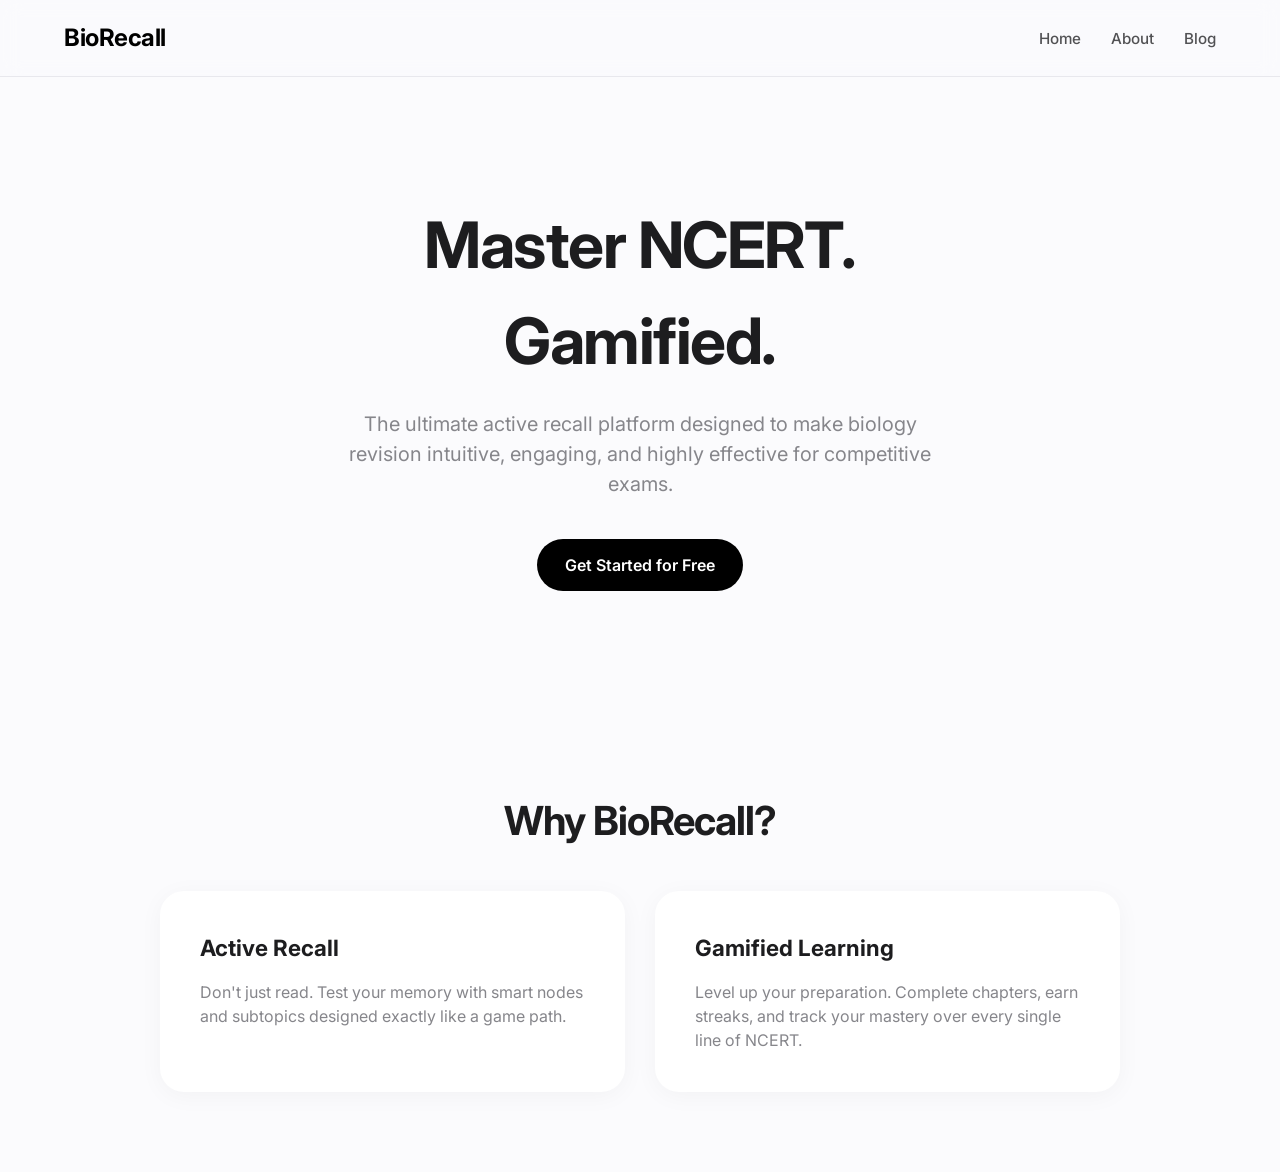
<file: biorecalldemo/index.html>
<!DOCTYPE html>
<html lang="en">
<head>
    <meta charset="UTF-8">
    <meta name="viewport" content="width=device-width, initial-scale=1.0">
    <title>BioRecall | Master NCERT with Active Recall</title>
    <link rel="stylesheet" href="style.css">
</head>
<body>

    <nav>
        <a href="index.html" class="logo">BioRecall</a>
        <ul class="nav-links">
            <li><a href="index.html">Home</a></li>
            <li><a href="about.html">About</a></li>
            <li><a href="blog.html">Blog</a></li>
        </ul>
    </nav>

    <header class="hero">
        <h1>Master NCERT.<br>Gamified.</h1>
        <p>The ultimate active recall platform designed to make biology revision intuitive, engaging, and highly effective for competitive exams.</p>
        <a href="#" class="btn">Get Started for Free</a>
    </header>

    <section class="container">
        <h2 style="text-align: center; margin-bottom: 20px; font-size: 2.5rem; letter-spacing: -1px;">Why BioRecall?</h2>
        <div class="grid">
            <div class="card">
                <h3>Active Recall</h3>
                <p>Don't just read. Test your memory with smart nodes and subtopics designed exactly like a game path.</p>
            </div>
            <div class="card">
                <h3>Gamified Learning</h3>
                <p>Level up your preparation. Complete chapters, earn streaks, and track your mastery over every single line of NCERT.</p>
            </div>
        </div>
    </section>

</body>
</html>
</file>
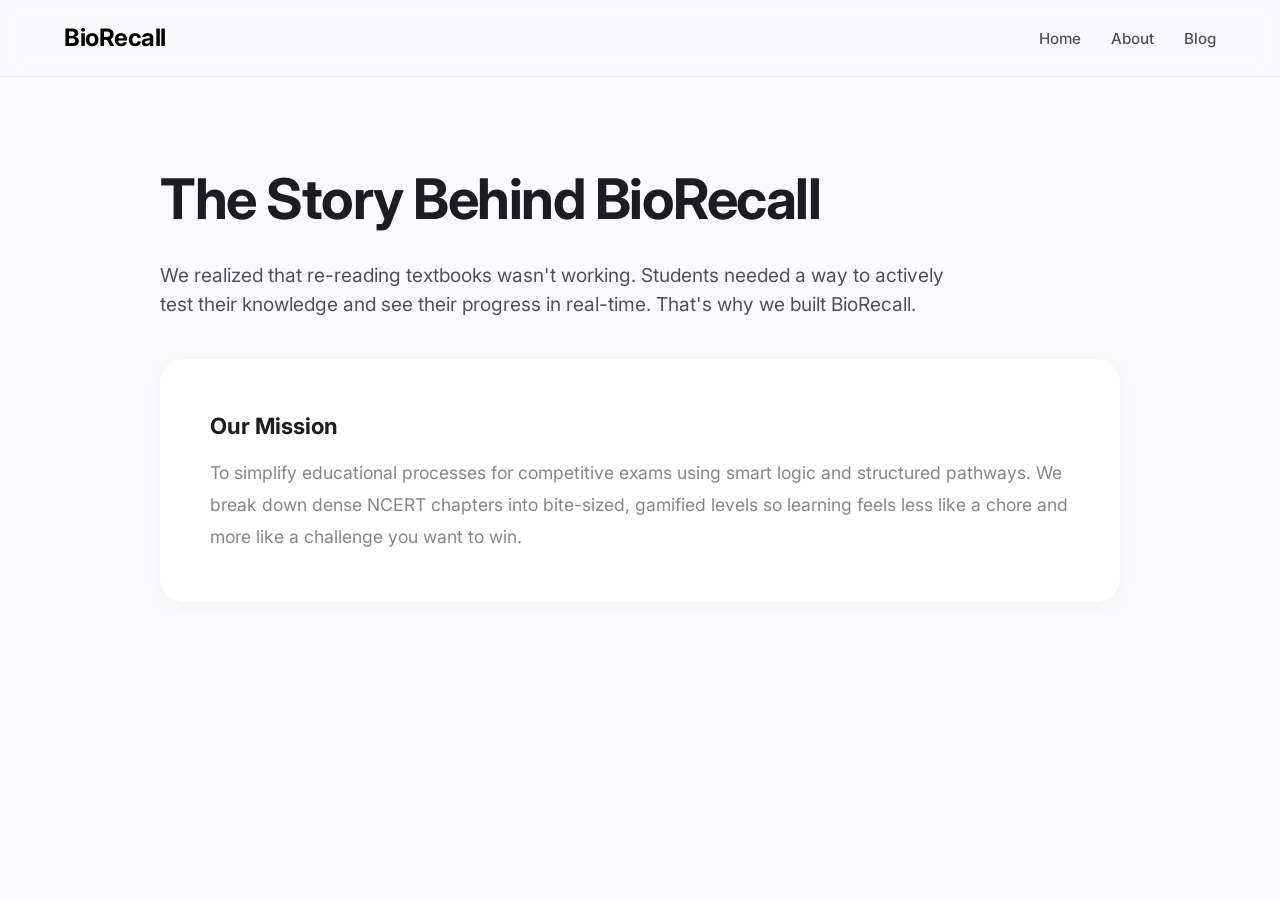
<file: biorecalldemo/about.html>
<!DOCTYPE html>
<html lang="en">
<head>
    <meta charset="UTF-8">
    <meta name="viewport" content="width=device-width, initial-scale=1.0">
    <title>About | BioRecall</title>
    <link rel="stylesheet" href="style.css">
</head>
<body>

    <nav>
        <a href="index.html" class="logo">BioRecall</a>
        <ul class="nav-links">
            <li><a href="index.html">Home</a></li>
            <li><a href="about.html">About</a></li>
            <li><a href="blog.html">Blog</a></li>
        </ul>
    </nav>

    <section class="container">
        <h1 style="font-size: 3.5rem; letter-spacing: -1.5px; margin-bottom: 20px;">The Story Behind BioRecall</h1>
        <p style="font-size: 1.2rem; color: #515154; max-width: 800px; margin-bottom: 40px;">
            We realized that re-reading textbooks wasn't working. Students needed a way to actively test their knowledge and see their progress in real-time. That's why we built BioRecall.
        </p>
        
        <div class="card" style="padding: 50px;">
            <h3>Our Mission</h3>
            <p style="margin-top: 15px; font-size: 1.1rem; line-height: 1.8;">
                To simplify educational processes for competitive exams using smart logic and structured pathways. We break down dense NCERT chapters into bite-sized, gamified levels so learning feels less like a chore and more like a challenge you want to win.
            </p>
        </div>
    </section>

</body>
</html>
</file>
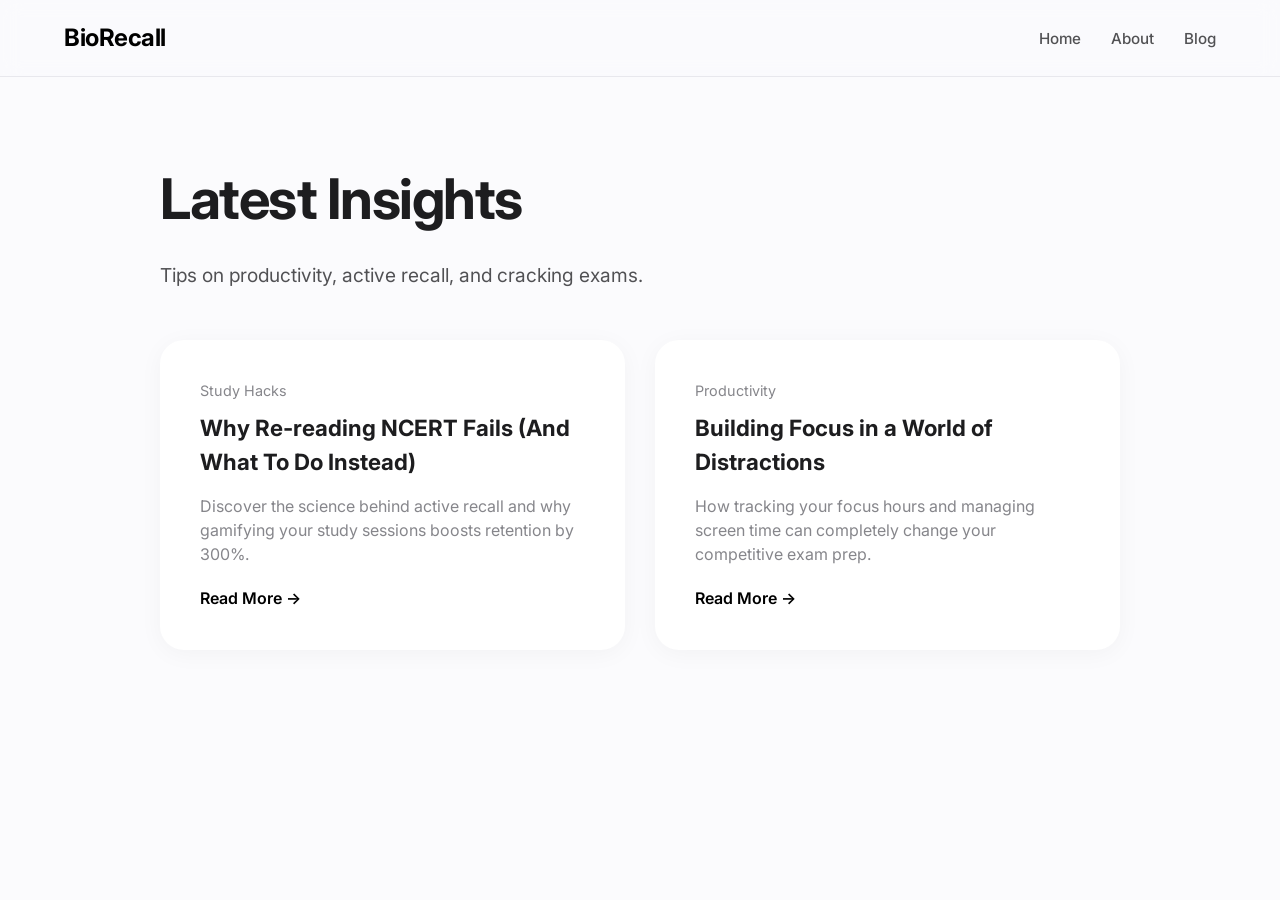
<file: biorecalldemo/blog.html>
<!DOCTYPE html>
<html lang="en">
<head>
    <meta charset="UTF-8">
    <meta name="viewport" content="width=device-width, initial-scale=1.0">
    <title>Blog | BioRecall</title>
    <link rel="stylesheet" href="style.css">
</head>
<body>

    <nav>
        <a href="index.html" class="logo">BioRecall</a>
        <ul class="nav-links">
            <li><a href="index.html">Home</a></li>
            <li><a href="about.html">About</a></li>
            <li><a href="blog.html">Blog</a></li>
        </ul>
    </nav>

    <section class="container">
        <h1 style="font-size: 3.5rem; letter-spacing: -1.5px; margin-bottom: 20px;">Latest Insights</h1>
        <p style="font-size: 1.2rem; color: #515154; margin-bottom: 50px;">Tips on productivity, active recall, and cracking exams.</p>

        <div class="grid">
            <div class="card">
                <p style="font-size: 0.9rem; color: #86868b; margin-bottom: 10px;">Study Hacks</p>
                <h3>Why Re-reading NCERT Fails (And What To Do Instead)</h3>
                <p style="margin-top: 15px;">Discover the science behind active recall and why gamifying your study sessions boosts retention by 300%.</p>
                <a href="#" style="color: #000; font-weight: 600; text-decoration: none; display: inline-block; margin-top: 20px;">Read More →</a>
            </div>
            
            <div class="card">
                <p style="font-size: 0.9rem; color: #86868b; margin-bottom: 10px;">Productivity</p>
                <h3>Building Focus in a World of Distractions</h3>
                <p style="margin-top: 15px;">How tracking your focus hours and managing screen time can completely change your competitive exam prep.</p>
                <a href="#" style="color: #000; font-weight: 600; text-decoration: none; display: inline-block; margin-top: 20px;">Read More →</a>
            </div>
        </div>
    </section>

</body>
</html>
</file>
<file: biorecalldemo/style.css>
@import url('https://fonts.googleapis.com/css2?family=Inter:wght@400;600;700&display=swap');

* {
    margin: 0;
    padding: 0;
    box-sizing: border-box;
    font-family: 'Inter', sans-serif;
}

body {
    background-color: #fbfbfd;
    color: #1d1d1f;
    line-height: 1.5;
}

/* Navbar */
nav {
    display: flex;
    justify-content: space-between;
    align-items: center;
    padding: 20px 5%;
    background: rgba(251, 251, 253, 0.8);
    backdrop-filter: blur(10px);
    position: sticky;
    top: 0;
    z-index: 100;
    border-bottom: 1px solid #e8e8ed;
}

.logo {
    font-size: 1.5rem;
    font-weight: 700;
    color: #000;
    text-decoration: none;
    letter-spacing: -0.5px;
}

.nav-links {
    list-style: none;
    display: flex;
    gap: 30px;
}

.nav-links a {
    text-decoration: none;
    color: #515154;
    font-weight: 500;
    font-size: 0.95rem;
    transition: color 0.3s ease;
}

.nav-links a:hover {
    color: #000;
}

/* Sections & Containers */
.container {
    max-width: 1000px;
    margin: 0 auto;
    padding: 80px 20px;
}

.hero {
    text-align: center;
    padding: 120px 20px;
}

.hero h1 {
    font-size: 4rem;
    font-weight: 700;
    letter-spacing: -1.5px;
    margin-bottom: 20px;
    color: #1d1d1f;
}

.hero p {
    font-size: 1.25rem;
    color: #86868b;
    max-width: 600px;
    margin: 0 auto 40px auto;
}

.btn {
    display: inline-block;
    background-color: #000;
    color: #fff;
    padding: 14px 28px;
    border-radius: 30px;
    text-decoration: none;
    font-weight: 600;
    transition: transform 0.2s ease, background-color 0.2s ease;
}

.btn:hover {
    transform: scale(1.02);
    background-color: #333;
}

/* Cards for Blog and About */
.grid {
    display: grid;
    grid-template-columns: repeat(auto-fit, minmax(300px, 1fr));
    gap: 30px;
    margin-top: 40px;
}

.card {
    background: #fff;
    padding: 40px;
    border-radius: 24px;
    box-shadow: 0 4px 24px rgba(0, 0, 0, 0.04);
    transition: transform 0.3s ease;
}

.card:hover {
    transform: translateY(-5px);
}

.card h3 {
    margin-bottom: 15px;
    font-size: 1.4rem;
}

.card p {
    color: #86868b;
}
</file>
